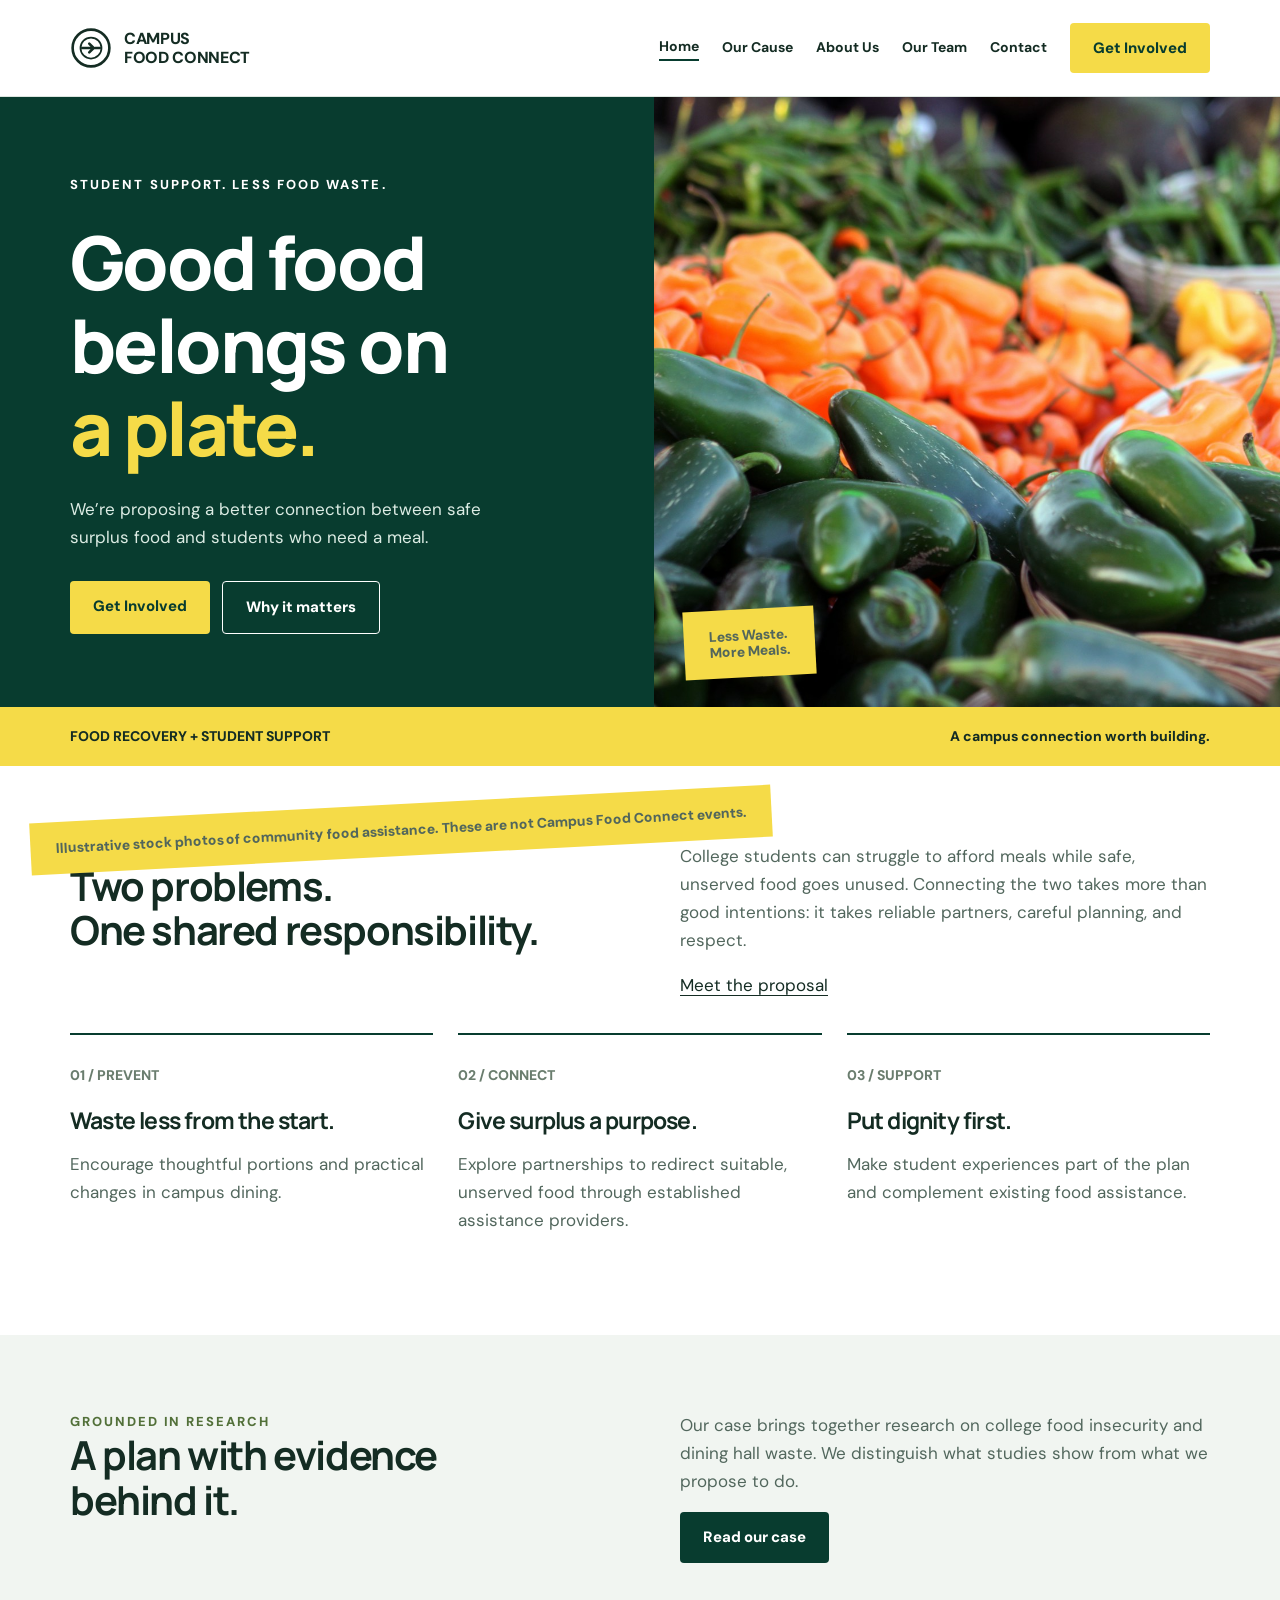
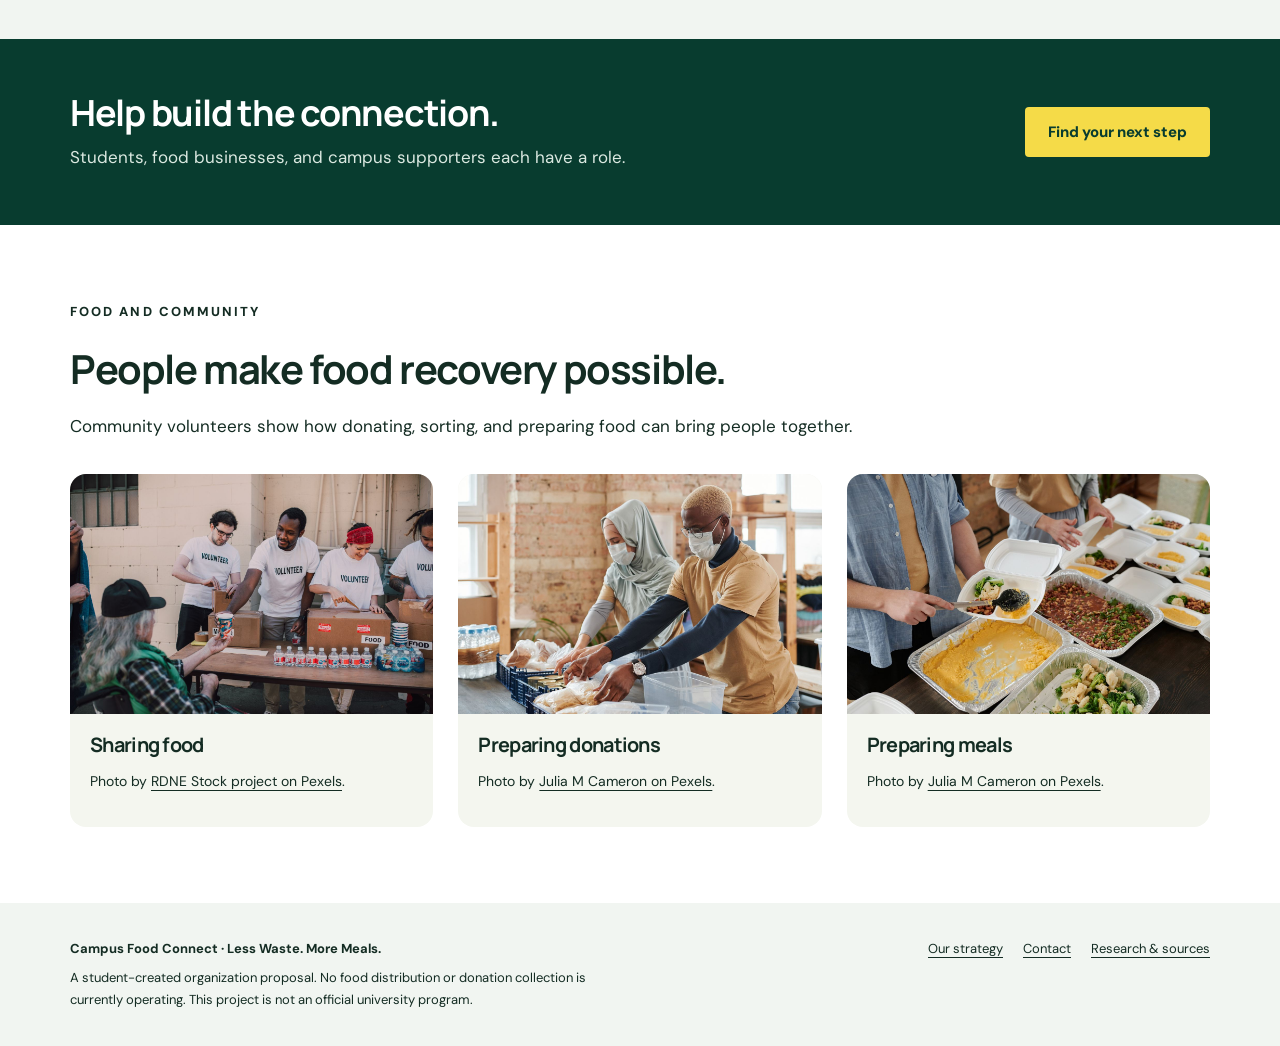
<file: index.html>
<!doctype html><html lang="en"><head><meta charset="utf-8"><meta name="viewport" content="width=device-width, initial-scale=1"><title>Home | Campus Food Connect</title><meta name="description" content="A student proposal connecting campus food recovery with dignified access to meals. Less Waste. More Meals."><link rel="icon" href='data:image/svg+xml,%3Csvg xmlns="http://www.w3.org/2000/svg" viewBox="0 0 40 40"%3E%3Crect width="40" height="40" rx="8" fill="%23083c2f"/%3E%3Ccircle cx="20" cy="20" r="13" fill="none" stroke="%23f5db48" stroke-width="3"/%3E%3Cpath d="M12 20h16" stroke="%23f5db48" stroke-width="3"/%3E%3C/svg%3E'><link rel="stylesheet" href="style.css"></head><body><a class="skip" href="#main">Skip to content</a><header><div class="wrap nav"><a class="brand" href="index.html"><svg viewBox="0 0 48 48" fill="none" aria-hidden="true"><circle cx="24" cy="24" r="21" stroke="currentColor" stroke-width="3"/><circle cx="24" cy="24" r="12" stroke="currentColor" stroke-width="2"/><path d="M14 24h11m-3-5 5 5-5 5M34 24h-5" stroke="currentColor" stroke-width="3" stroke-linecap="round" stroke-linejoin="round"/></svg><span>CAMPUS<br>FOOD CONNECT</span></a><nav aria-label="Main navigation"><a href="index.html" class="active" aria-current="page">Home</a><a href="cause.html">Our Cause</a><a href="about.html">About Us</a><a href="team.html">Our Team</a><a href="contact.html">Contact</a><a class="btn" href="involved.html">Get Involved</a></nav></div></header><main id="main"><section class="hero"><div class="wrap hero-grid"><div class="hero-copy"><div class="eyebrow">Student support. Less food waste.</div><h1>Good food<br>belongs on<br><span>a plate.</span></h1><p>We’re proposing a better connection between safe surplus food and students who need a meal.</p><div class="actions"><a class="btn" href="involved.html">Get Involved</a><a class="btn outline" href="cause.html">Why it matters</a></div></div><div class="hero-photo"><img src="food.jpg" alt="Baskets filled with fresh green and orange peppers." fetchpriority="high"><div class="photo-note">Less Waste.<br>More Meals.</div></div></div></section><div class="ribbon"><div class="wrap"><span>FOOD RECOVERY + STUDENT SUPPORT</span><span>A campus connection worth building.</span></div></div><section class="section"><div class="wrap"><div class="intro"><div><div class="kicker">The idea</div><h2>Two problems.<br>One shared responsibility.</h2></div><div><p>College students can struggle to afford meals while safe, unserved food goes unused. Connecting the two takes more than good intentions: it takes reliable partners, careful planning, and respect.</p><a href="about.html">Meet the proposal</a></div></div><div class="grid"><article class="card"><span class="num">01 / PREVENT</span><h3>Waste less from the start.</h3><p>Encourage thoughtful portions and practical changes in campus dining.</p></article><article class="card"><span class="num">02 / CONNECT</span><h3>Give surplus a purpose.</h3><p>Explore partnerships to redirect suitable, unserved food through established assistance providers.</p></article><article class="card"><span class="num">03 / SUPPORT</span><h3>Put dignity first.</h3><p>Make student experiences part of the plan and complement existing food assistance.</p></article></div></div></section><section class="section light"><div class="wrap intro"><div><div class="kicker">Grounded in research</div><h2>A plan with evidence<br>behind it.</h2></div><div><p>Our case brings together research on college food insecurity and dining hall waste. We distinguish what studies show from what we propose to do.</p><a class="btn dark" href="cause.html">Read our case</a></div></div></section><section class="cta"><div class="wrap"><div><h2>Help build the connection.</h2><p>Students, food businesses, and campus supporters each have a role.</p></div><a class="btn" href="involved.html">Find your next step</a></div></section><section class="section donation-gallery"><div class="wrap"><div class="eyebrow">Food and community</div><h2>People make food recovery possible.</h2><p>Community volunteers show how donating, sorting, and preparing food can bring people together.</p><div class="grid"><figure class="donation-photo"><img src="donating-food.jpg" alt="Volunteers distributing donated food at a community event" loading="lazy" width="1400" height="933"><figcaption><h3>Sharing food</h3><p>Photo by <a href="https://www.pexels.com/photo/volunteers-giving-donations-6646923/" target="_blank" rel="noopener">RDNE Stock project on Pexels</a>.</p></figcaption></figure><figure class="donation-photo"><img src="packing-donations.jpg" alt="Volunteers sorting and packing donated supplies" loading="lazy" width="1400" height="933"><figcaption><h3>Preparing donations</h3><p>Photo by <a href="https://www.pexels.com/photo/volunteers-preparing-donations-6995212/" target="_blank" rel="noopener">Julia M Cameron on Pexels</a>.</p></figcaption></figure><figure class="donation-photo"><img src="preparing-meals.jpg" alt="Volunteers portioning food into takeaway meal containers" loading="lazy" width="1400" height="933"><figcaption><h3>Preparing meals</h3><p>Photo by <a href="https://www.pexels.com/photo/people-preparing-food-packs-6995247/" target="_blank" rel="noopener">Julia M Cameron on Pexels</a>.</p></figcaption></figure></div><p class="photo-note">Illustrative stock photos of community food assistance. These are not Campus Food Connect events.</p></div></section></main><footer><div class="wrap"><div><p><strong>Campus Food Connect · Less Waste. More Meals.</strong></p><p>A student-created organization proposal. No food distribution or donation collection is currently operating. This project is not an official university program.</p></div><div class="footer-links"><a href="strategy.docx" download>Our strategy</a><a href="contact.html">Contact</a><a href="cause.html#references">Research & sources</a></div></div></footer></body></html>
</file>
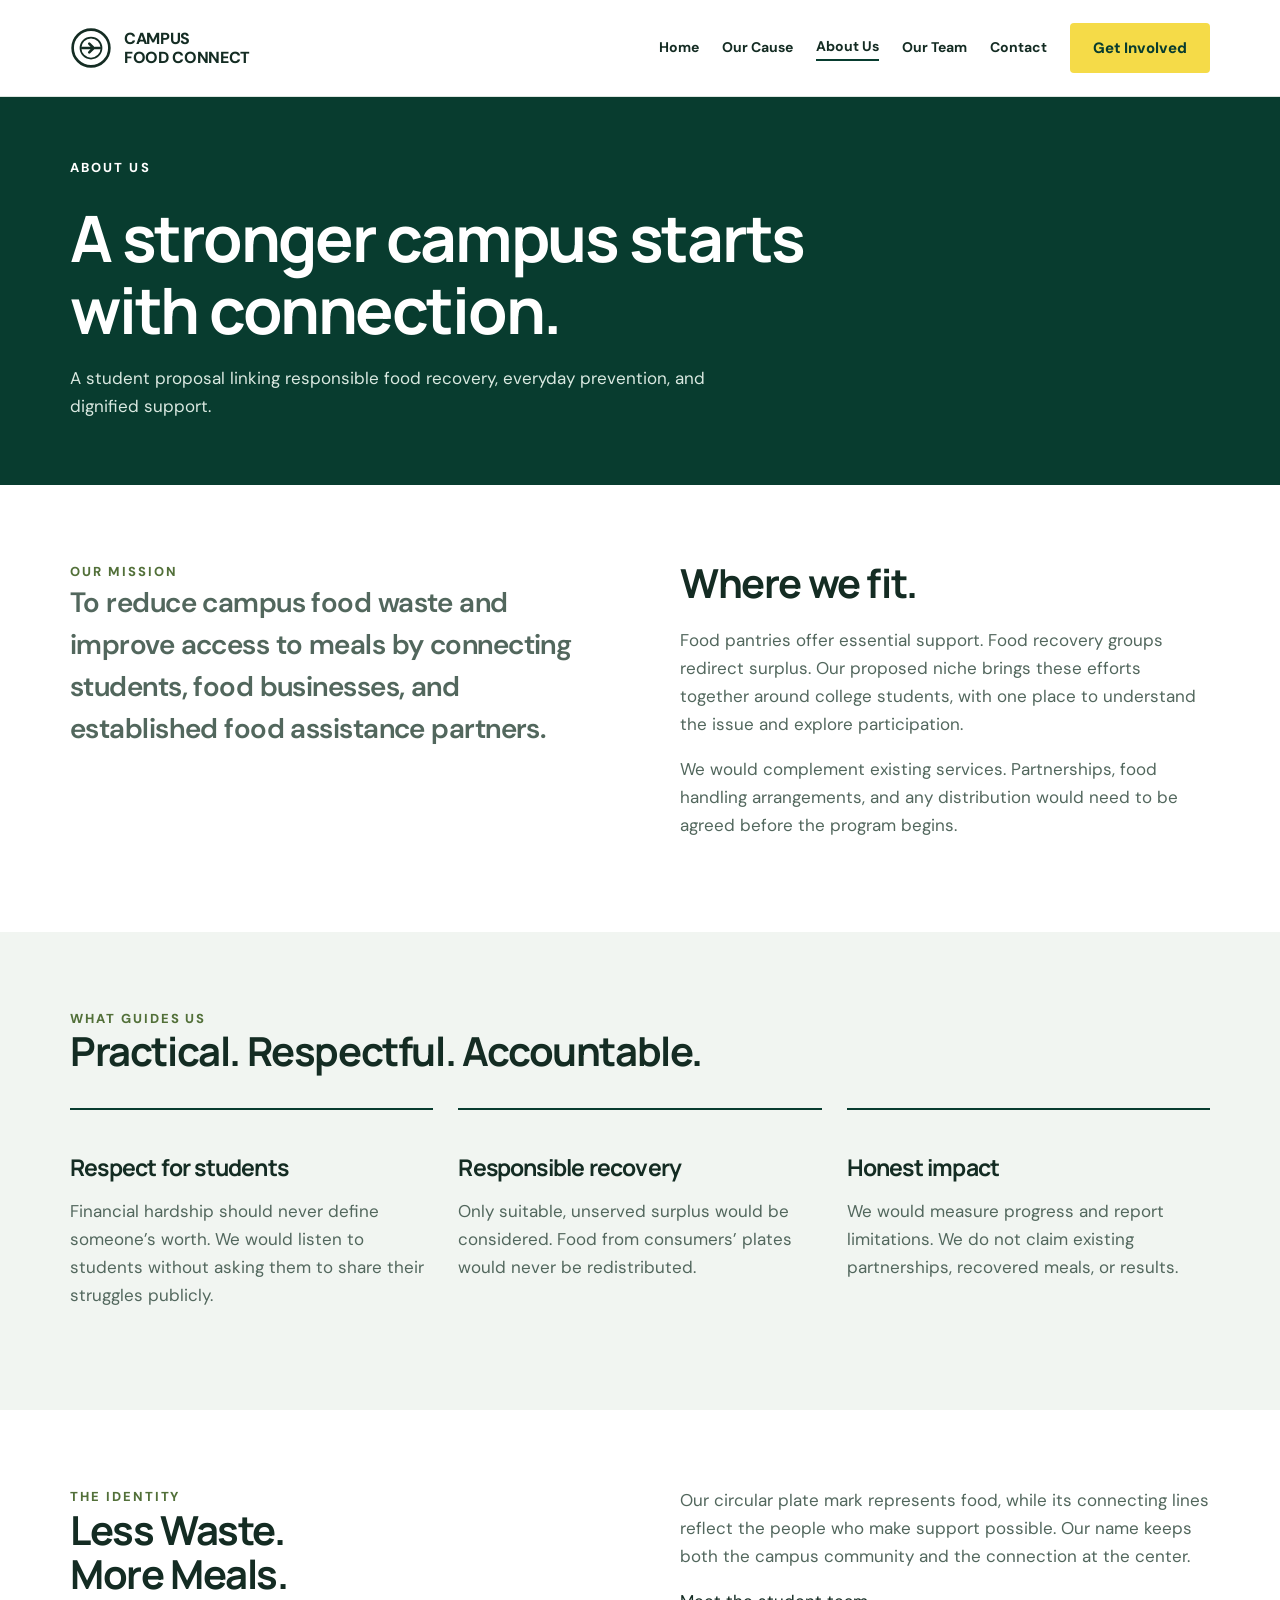
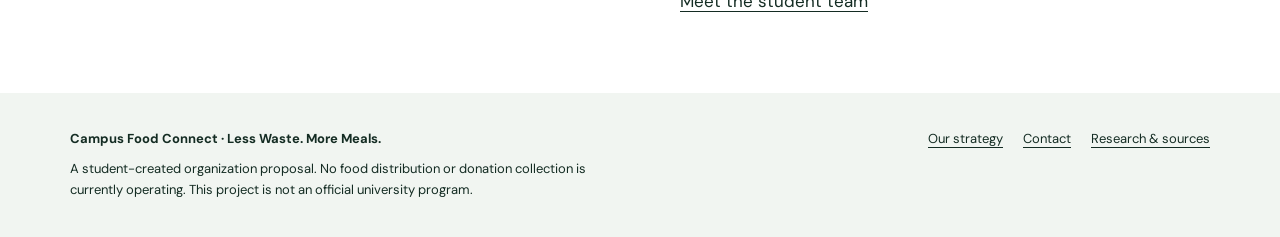
<file: about.html>
<!doctype html><html lang="en"><head><meta charset="utf-8"><meta name="viewport" content="width=device-width, initial-scale=1"><title>About Us | Campus Food Connect</title><meta name="description" content="A student proposal connecting campus food recovery with dignified access to meals. Less Waste. More Meals."><link rel="icon" href='data:image/svg+xml,%3Csvg xmlns="http://www.w3.org/2000/svg" viewBox="0 0 40 40"%3E%3Crect width="40" height="40" rx="8" fill="%23083c2f"/%3E%3Ccircle cx="20" cy="20" r="13" fill="none" stroke="%23f5db48" stroke-width="3"/%3E%3Cpath d="M12 20h16" stroke="%23f5db48" stroke-width="3"/%3E%3C/svg%3E'><link rel="stylesheet" href="style.css"></head><body><a class="skip" href="#main">Skip to content</a><header><div class="wrap nav"><a class="brand" href="index.html"><svg viewBox="0 0 48 48" fill="none" aria-hidden="true"><circle cx="24" cy="24" r="21" stroke="currentColor" stroke-width="3"/><circle cx="24" cy="24" r="12" stroke="currentColor" stroke-width="2"/><path d="M14 24h11m-3-5 5 5-5 5M34 24h-5" stroke="currentColor" stroke-width="3" stroke-linecap="round" stroke-linejoin="round"/></svg><span>CAMPUS<br>FOOD CONNECT</span></a><nav aria-label="Main navigation"><a href="index.html">Home</a><a href="cause.html">Our Cause</a><a href="about.html" class="active" aria-current="page">About Us</a><a href="team.html">Our Team</a><a href="contact.html">Contact</a><a class="btn" href="involved.html">Get Involved</a></nav></div></header><main id="main"><section class="page-head"><div class="wrap"><div class="eyebrow">About us</div><h1>A stronger campus starts with connection.</h1><p>A student proposal linking responsible food recovery, everyday prevention, and dignified support.</p></div></section><section class="section"><div class="wrap intro"><div><div class="kicker">Our mission</div><p class="statement">To reduce campus food waste and improve access to meals by connecting students, food businesses, and established food assistance partners.</p></div><div><h2>Where we fit.</h2><p>Food pantries offer essential support. Food recovery groups redirect surplus. Our proposed niche brings these efforts together around college students, with one place to understand the issue and explore participation.</p><p>We would complement existing services. Partnerships, food handling arrangements, and any distribution would need to be agreed before the program begins.</p></div></div></section><section class="section light"><div class="wrap"><div class="kicker">What guides us</div><h2>Practical. Respectful. Accountable.</h2><div class="grid"><article class="card"><h3>Respect for students</h3><p>Financial hardship should never define someone’s worth. We would listen to students without asking them to share their struggles publicly.</p></article><article class="card"><h3>Responsible recovery</h3><p>Only suitable, unserved surplus would be considered. Food from consumers’ plates would never be redistributed.</p></article><article class="card"><h3>Honest impact</h3><p>We would measure progress and report limitations. We do not claim existing partnerships, recovered meals, or results.</p></article></div></div></section><section class="section"><div class="wrap intro"><div><div class="kicker">The identity</div><h2>Less Waste.<br>More Meals.</h2></div><div><p>Our circular plate mark represents food, while its connecting lines reflect the people who make support possible. Our name keeps both the campus community and the connection at the center.</p><a href="team.html">Meet the student team</a></div></div></section></main><footer><div class="wrap"><div><p><strong>Campus Food Connect · Less Waste. More Meals.</strong></p><p>A student-created organization proposal. No food distribution or donation collection is currently operating. This project is not an official university program.</p></div><div class="footer-links"><a href="strategy.docx" download>Our strategy</a><a href="contact.html">Contact</a><a href="cause.html#references">Research & sources</a></div></div></footer></body></html>
</file>
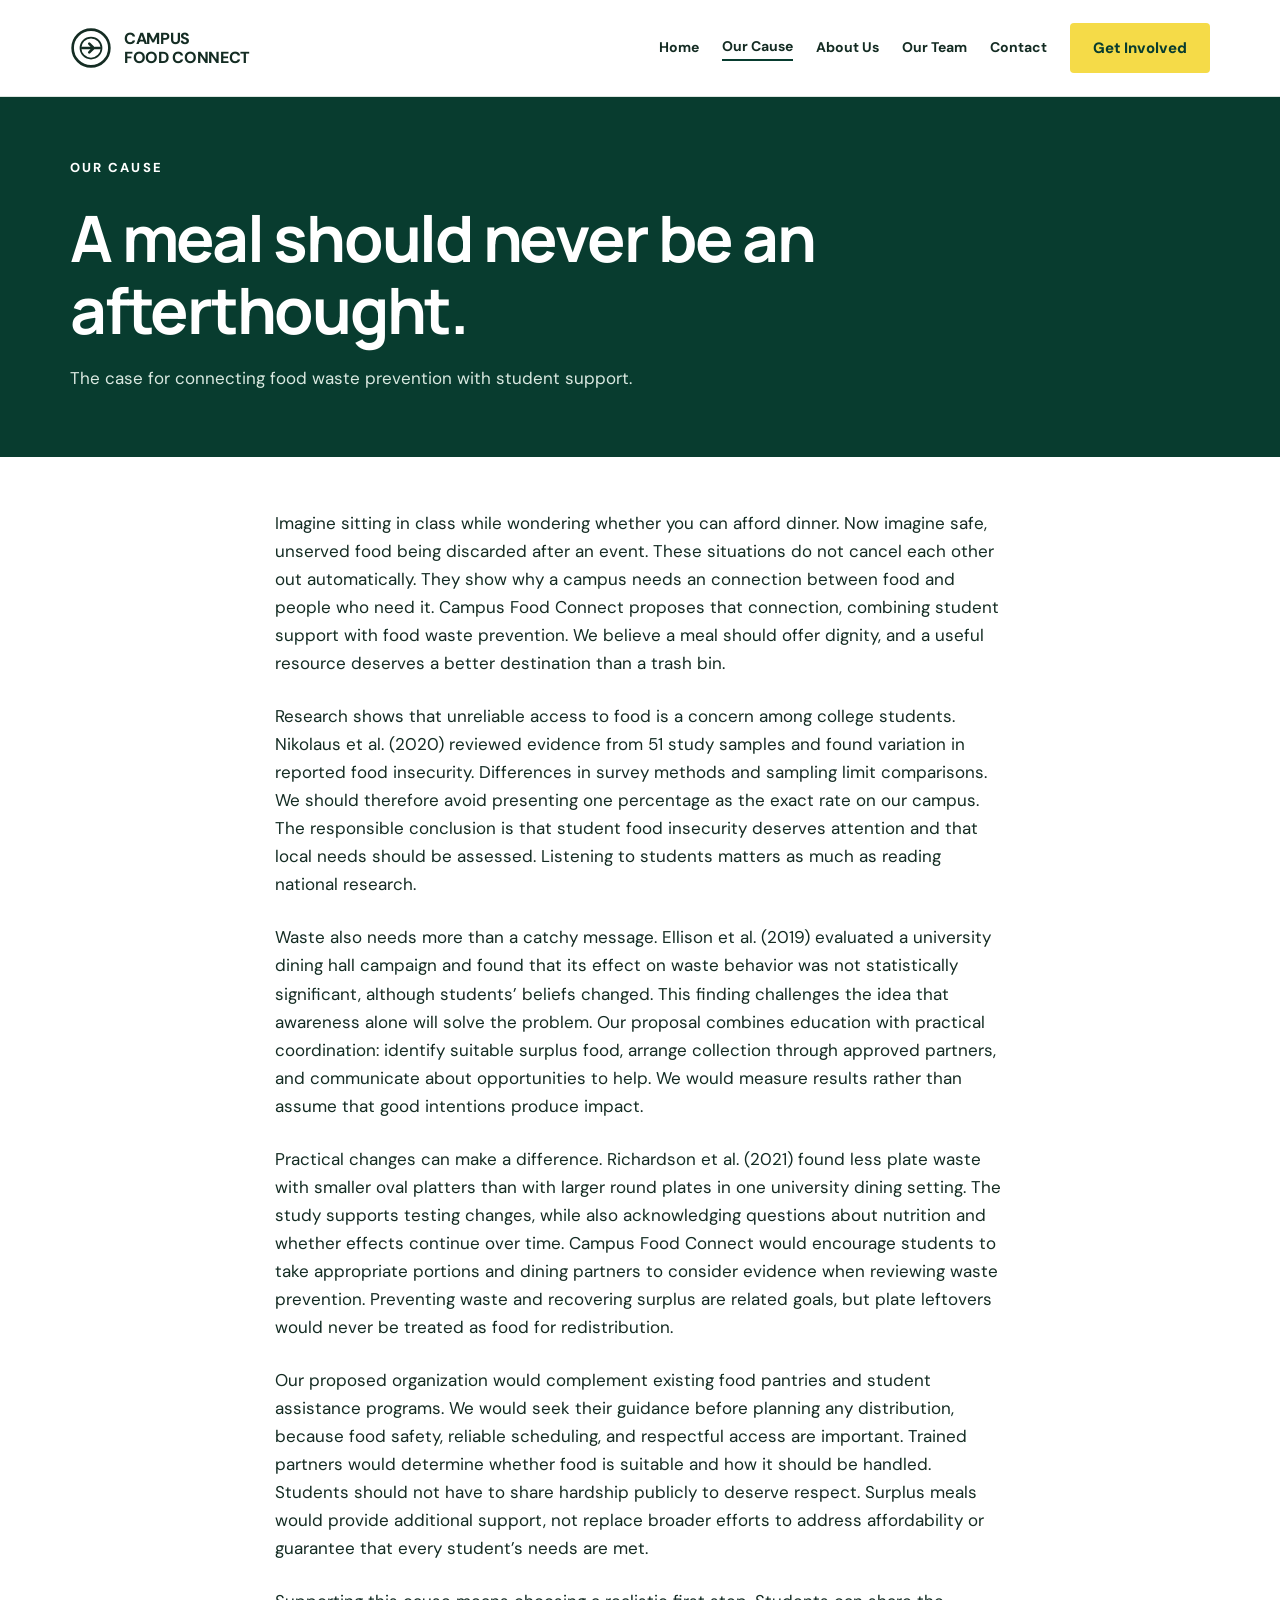
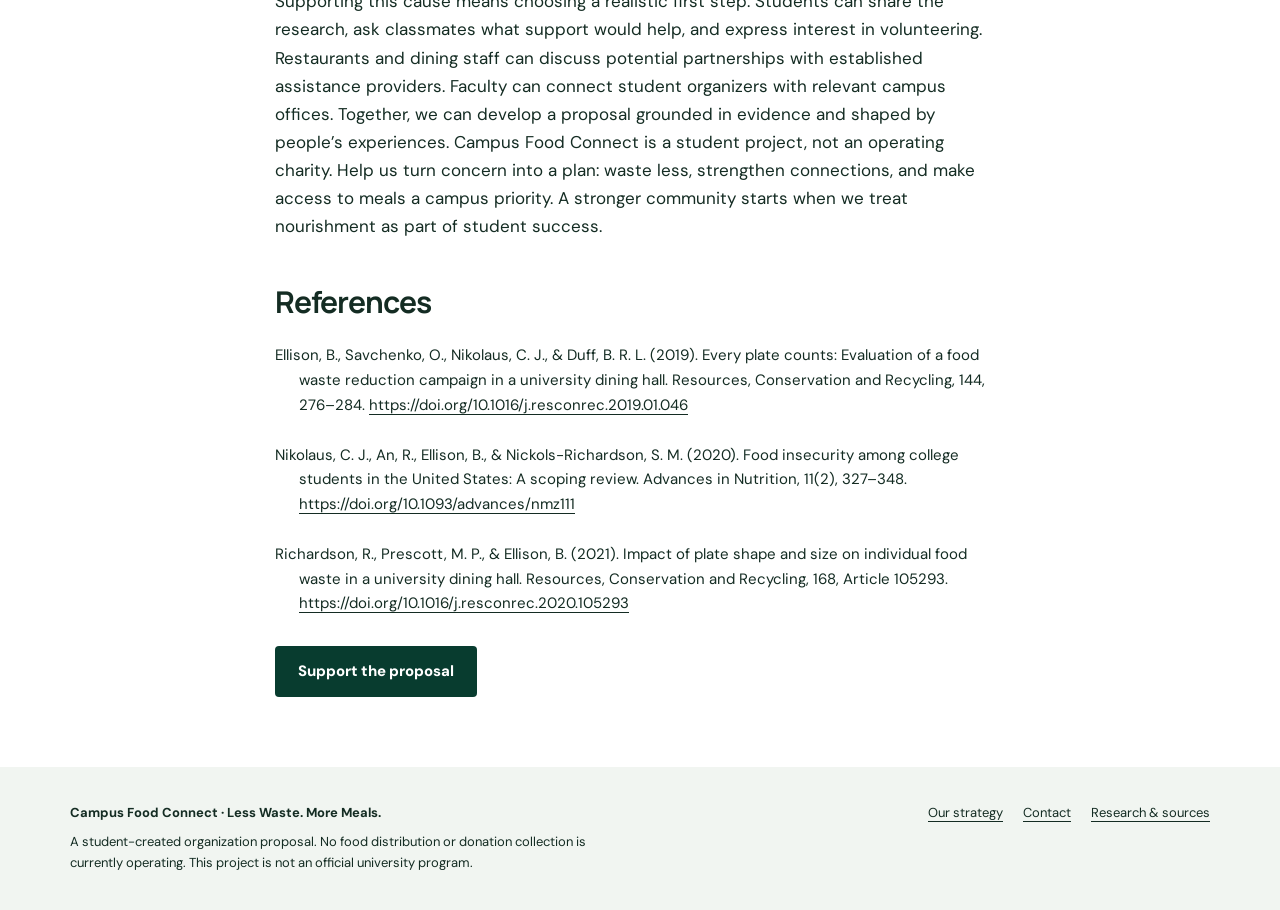
<file: cause.html>
<!doctype html><html lang="en"><head><meta charset="utf-8"><meta name="viewport" content="width=device-width, initial-scale=1"><title>Our Cause | Campus Food Connect</title><meta name="description" content="A student proposal connecting campus food recovery with dignified access to meals. Less Waste. More Meals."><link rel="icon" href='data:image/svg+xml,%3Csvg xmlns="http://www.w3.org/2000/svg" viewBox="0 0 40 40"%3E%3Crect width="40" height="40" rx="8" fill="%23083c2f"/%3E%3Ccircle cx="20" cy="20" r="13" fill="none" stroke="%23f5db48" stroke-width="3"/%3E%3Cpath d="M12 20h16" stroke="%23f5db48" stroke-width="3"/%3E%3C/svg%3E'><link rel="stylesheet" href="style.css"></head><body><a class="skip" href="#main">Skip to content</a><header><div class="wrap nav"><a class="brand" href="index.html"><svg viewBox="0 0 48 48" fill="none" aria-hidden="true"><circle cx="24" cy="24" r="21" stroke="currentColor" stroke-width="3"/><circle cx="24" cy="24" r="12" stroke="currentColor" stroke-width="2"/><path d="M14 24h11m-3-5 5 5-5 5M34 24h-5" stroke="currentColor" stroke-width="3" stroke-linecap="round" stroke-linejoin="round"/></svg><span>CAMPUS<br>FOOD CONNECT</span></a><nav aria-label="Main navigation"><a href="index.html">Home</a><a href="cause.html" class="active" aria-current="page">Our Cause</a><a href="about.html">About Us</a><a href="team.html">Our Team</a><a href="contact.html">Contact</a><a class="btn" href="involved.html">Get Involved</a></nav></div></header><main id="main"><section class="page-head"><div class="wrap"><div class="eyebrow">Our cause</div><h1>A meal should never be an afterthought.</h1><p>The case for connecting food waste prevention with student support.</p></div></section><article class="article"><p>Imagine sitting in class while wondering whether you can afford dinner. Now imagine safe, unserved food being discarded after an event. These situations do not cancel each other out automatically. They show why a campus needs an connection between food and people who need it. Campus Food Connect proposes that connection, combining student support with food waste prevention. We believe a meal should offer dignity, and a useful resource deserves a better destination than a trash bin.</p><p>Research shows that unreliable access to food is a concern among college students. Nikolaus et al. (2020) reviewed evidence from 51 study samples and found variation in reported food insecurity. Differences in survey methods and sampling limit comparisons. We should therefore avoid presenting one percentage as the exact rate on our campus. The responsible conclusion is that student food insecurity deserves attention and that local needs should be assessed. Listening to students matters as much as reading national research.</p><p>Waste also needs more than a catchy message. Ellison et al. (2019) evaluated a university dining hall campaign and found that its effect on waste behavior was not statistically significant, although students’ beliefs changed. This finding challenges the idea that awareness alone will solve the problem. Our proposal combines education with practical coordination: identify suitable surplus food, arrange collection through approved partners, and communicate about opportunities to help. We would measure results rather than assume that good intentions produce impact.</p><p>Practical changes can make a difference. Richardson et al. (2021) found less plate waste with smaller oval platters than with larger round plates in one university dining setting. The study supports testing changes, while also acknowledging questions about nutrition and whether effects continue over time. Campus Food Connect would encourage students to take appropriate portions and dining partners to consider evidence when reviewing waste prevention. Preventing waste and recovering surplus are related goals, but plate leftovers would never be treated as food for redistribution.</p><p>Our proposed organization would complement existing food pantries and student assistance programs. We would seek their guidance before planning any distribution, because food safety, reliable scheduling, and respectful access are important. Trained partners would determine whether food is suitable and how it should be handled. Students should not have to share hardship publicly to deserve respect. Surplus meals would provide additional support, not replace broader efforts to address affordability or guarantee that every student’s needs are met.</p><p>Supporting this cause means choosing a realistic first step. Students can share the research, ask classmates what support would help, and express interest in volunteering. Restaurants and dining staff can discuss potential partnerships with established assistance providers. Faculty can connect student organizers with relevant campus offices. Together, we can develop a proposal grounded in evidence and shaped by people’s experiences. Campus Food Connect is a student project, not an operating charity. Help us turn concern into a plan: waste less, strengthen connections, and make access to meals a campus priority. A stronger community starts when we treat nourishment as part of student success.</p><h2 id="references">References</h2><div class="refs"><p>Ellison, B., Savchenko, O., Nikolaus, C. J., &amp; Duff, B. R. L. (2019). Every plate counts: Evaluation of a food waste reduction campaign in a university dining hall. Resources, Conservation and Recycling, 144, 276–284. <a href="https://doi.org/10.1016/j.resconrec.2019.01.046" target="_blank" rel="noopener">https://doi.org/10.1016/j.resconrec.2019.01.046</a></p><p>Nikolaus, C. J., An, R., Ellison, B., &amp; Nickols-Richardson, S. M. (2020). Food insecurity among college students in the United States: A scoping review. Advances in Nutrition, 11(2), 327–348. <a href="https://doi.org/10.1093/advances/nmz111" target="_blank" rel="noopener">https://doi.org/10.1093/advances/nmz111</a></p><p>Richardson, R., Prescott, M. P., &amp; Ellison, B. (2021). Impact of plate shape and size on individual food waste in a university dining hall. Resources, Conservation and Recycling, 168, Article 105293. <a href="https://doi.org/10.1016/j.resconrec.2020.105293" target="_blank" rel="noopener">https://doi.org/10.1016/j.resconrec.2020.105293</a></p></div><div class="actions"><a class="btn dark" href="involved.html">Support the proposal</a></div></article></main><footer><div class="wrap"><div><p><strong>Campus Food Connect · Less Waste. More Meals.</strong></p><p>A student-created organization proposal. No food distribution or donation collection is currently operating. This project is not an official university program.</p></div><div class="footer-links"><a href="strategy.docx" download>Our strategy</a><a href="contact.html">Contact</a><a href="cause.html#references">Research & sources</a></div></div></footer></body></html>
</file>
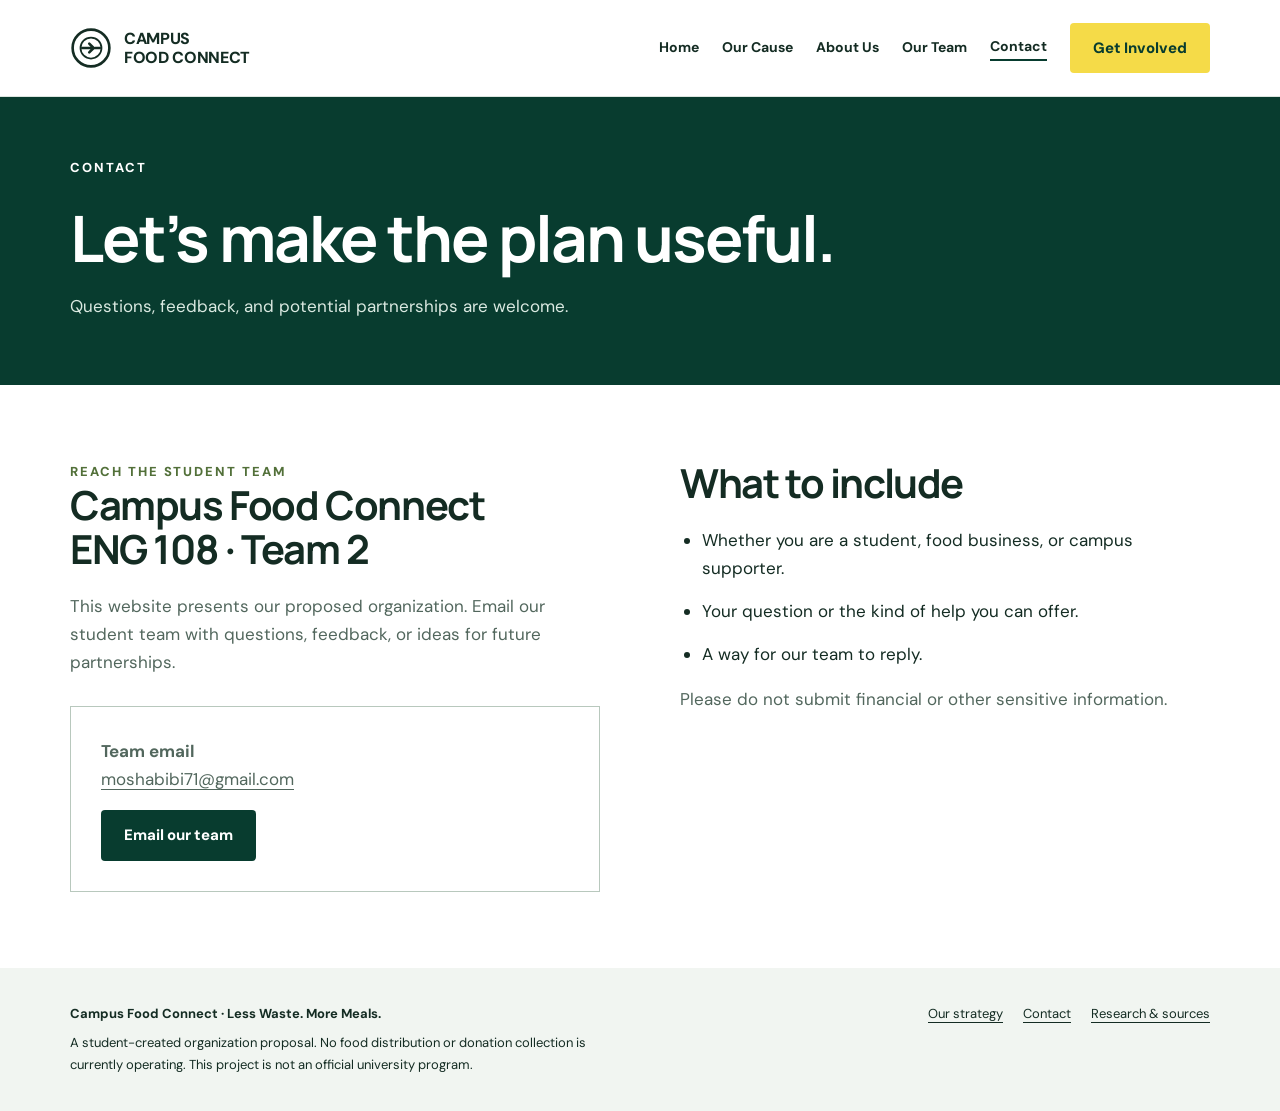
<file: contact.html>
<!doctype html><html lang="en"><head><meta charset="utf-8"><meta name="viewport" content="width=device-width, initial-scale=1"><title>Contact | Campus Food Connect</title><meta name="description" content="A student proposal connecting campus food recovery with dignified access to meals. Less Waste. More Meals."><link rel="icon" href='data:image/svg+xml,%3Csvg xmlns="http://www.w3.org/2000/svg" viewBox="0 0 40 40"%3E%3Crect width="40" height="40" rx="8" fill="%23083c2f"/%3E%3Ccircle cx="20" cy="20" r="13" fill="none" stroke="%23f5db48" stroke-width="3"/%3E%3Cpath d="M12 20h16" stroke="%23f5db48" stroke-width="3"/%3E%3C/svg%3E'><link rel="stylesheet" href="style.css"></head><body><a class="skip" href="#main">Skip to content</a><header><div class="wrap nav"><a class="brand" href="index.html"><svg viewBox="0 0 48 48" fill="none" aria-hidden="true"><circle cx="24" cy="24" r="21" stroke="currentColor" stroke-width="3"/><circle cx="24" cy="24" r="12" stroke="currentColor" stroke-width="2"/><path d="M14 24h11m-3-5 5 5-5 5M34 24h-5" stroke="currentColor" stroke-width="3" stroke-linecap="round" stroke-linejoin="round"/></svg><span>CAMPUS<br>FOOD CONNECT</span></a><nav aria-label="Main navigation"><a href="index.html">Home</a><a href="cause.html">Our Cause</a><a href="about.html">About Us</a><a href="team.html">Our Team</a><a href="contact.html" class="active" aria-current="page">Contact</a><a class="btn" href="involved.html">Get Involved</a></nav></div></header><main id="main"><section class="page-head"><div class="wrap"><div class="eyebrow">Contact</div><h1>Let’s make the plan useful.</h1><p>Questions, feedback, and potential partnerships are welcome.</p></div></section><section class="section"><div class="wrap intro"><div><div class="kicker">Reach the student team</div><h2>Campus Food Connect<br>ENG 108 · Team 2</h2><p>This website presents our proposed organization. Email our student team with questions, feedback, or ideas for future partnerships.</p><div class="contact-box"><p><strong>Team email</strong><br><a href="mailto:moshabibi71@gmail.com">moshabibi71@gmail.com</a></p><a class="btn dark" href="mailto:moshabibi71@gmail.com?subject=Campus%20Food%20Connect%20Inquiry">Email our team</a></div></div><div><h2>What to include</h2><ul class="checklist"><li>Whether you are a student, food business, or campus supporter.</li><li>Your question or the kind of help you can offer.</li><li>A way for our team to reply.</li></ul><p>Please do not submit financial or other sensitive information.</p></div></div></section></main><footer><div class="wrap"><div><p><strong>Campus Food Connect · Less Waste. More Meals.</strong></p><p>A student-created organization proposal. No food distribution or donation collection is currently operating. This project is not an official university program.</p></div><div class="footer-links"><a href="strategy.docx" download>Our strategy</a><a href="contact.html">Contact</a><a href="cause.html#references">Research & sources</a></div></div></footer></body></html>
</file>
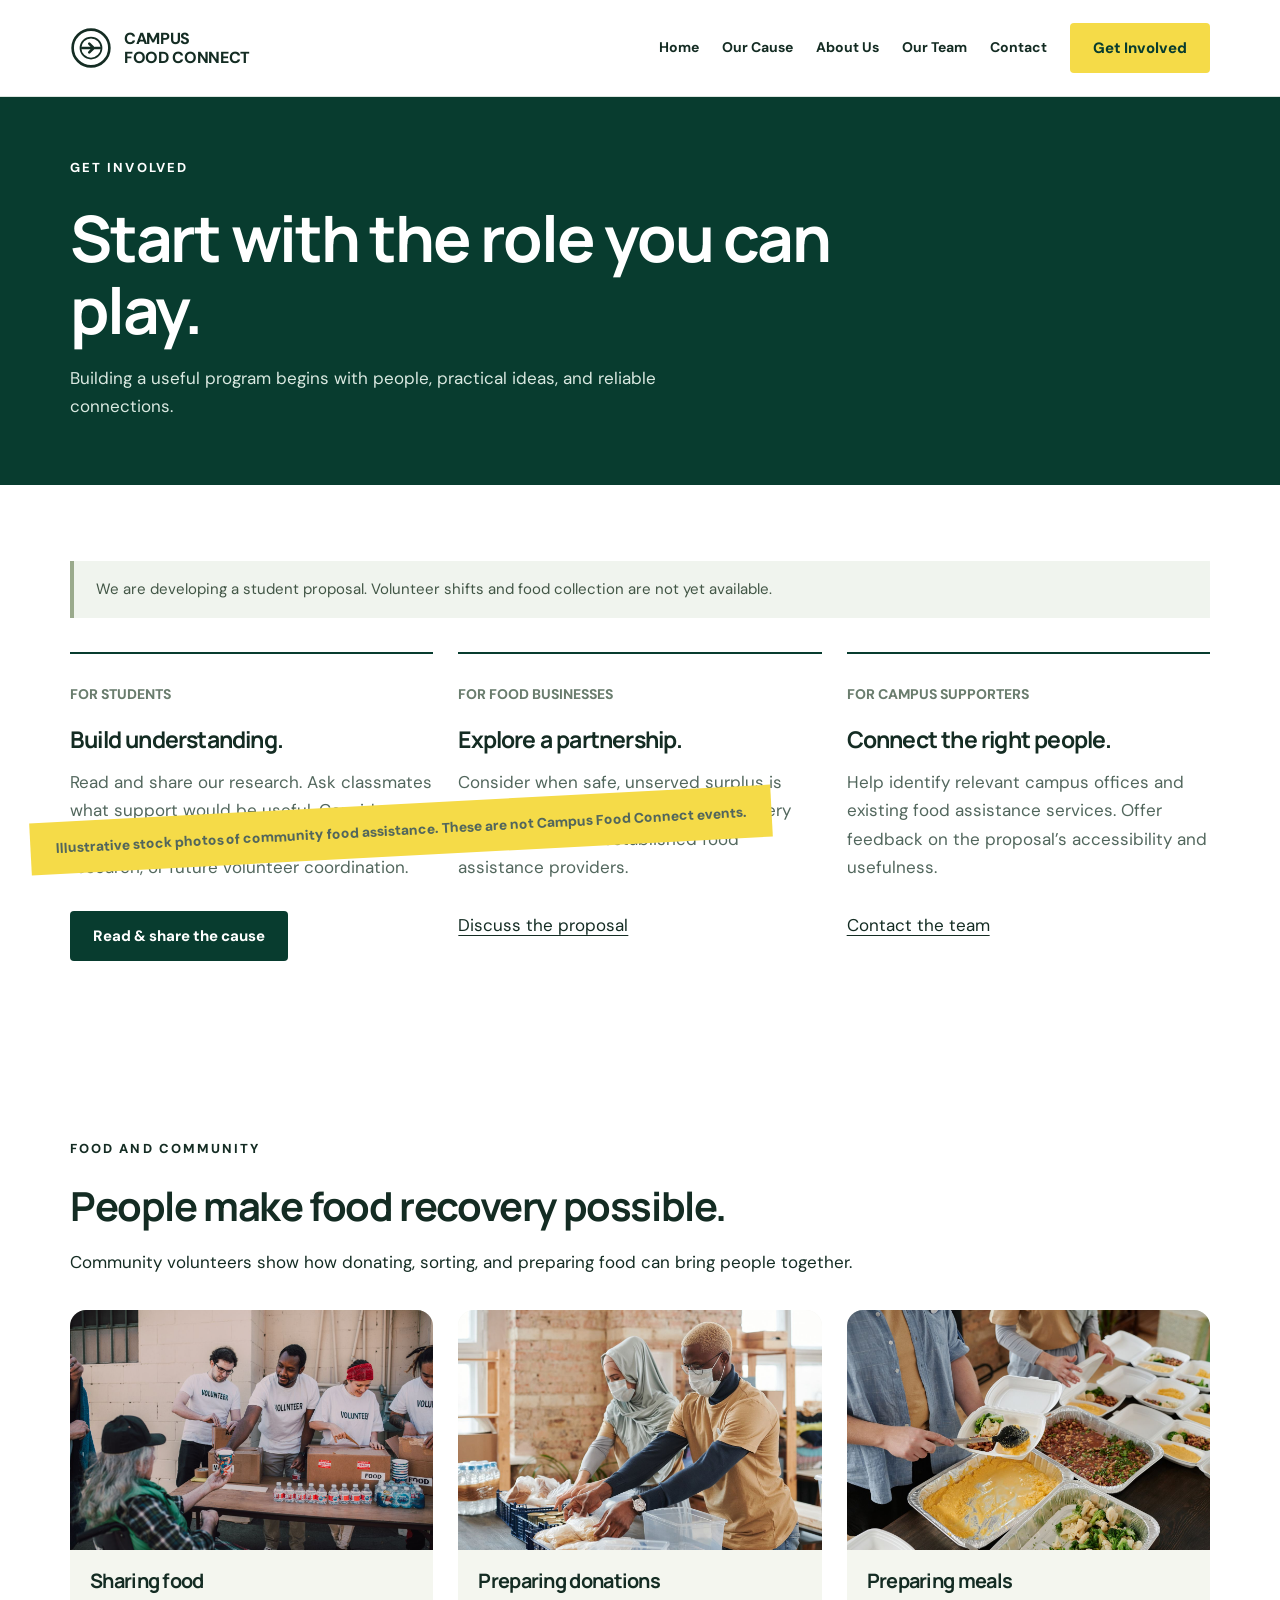
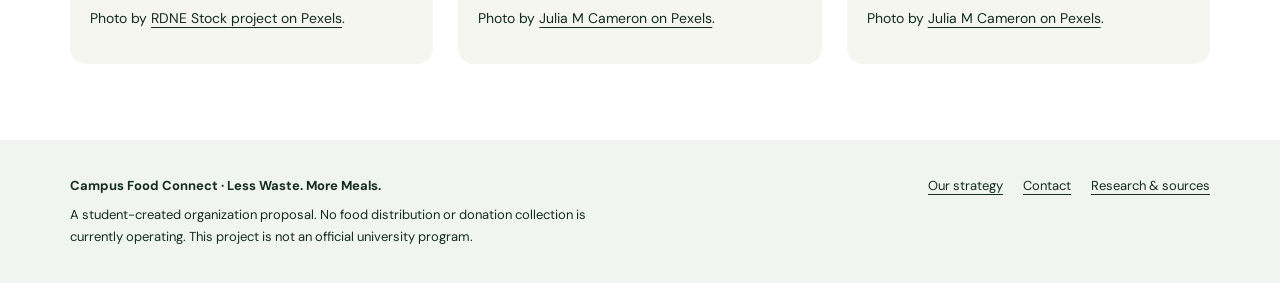
<file: involved.html>
<!doctype html><html lang="en"><head><meta charset="utf-8"><meta name="viewport" content="width=device-width, initial-scale=1"><title>Get Involved | Campus Food Connect</title><meta name="description" content="A student proposal connecting campus food recovery with dignified access to meals. Less Waste. More Meals."><link rel="icon" href='data:image/svg+xml,%3Csvg xmlns="http://www.w3.org/2000/svg" viewBox="0 0 40 40"%3E%3Crect width="40" height="40" rx="8" fill="%23083c2f"/%3E%3Ccircle cx="20" cy="20" r="13" fill="none" stroke="%23f5db48" stroke-width="3"/%3E%3Cpath d="M12 20h16" stroke="%23f5db48" stroke-width="3"/%3E%3C/svg%3E'><link rel="stylesheet" href="style.css"></head><body><a class="skip" href="#main">Skip to content</a><header><div class="wrap nav"><a class="brand" href="index.html"><svg viewBox="0 0 48 48" fill="none" aria-hidden="true"><circle cx="24" cy="24" r="21" stroke="currentColor" stroke-width="3"/><circle cx="24" cy="24" r="12" stroke="currentColor" stroke-width="2"/><path d="M14 24h11m-3-5 5 5-5 5M34 24h-5" stroke="currentColor" stroke-width="3" stroke-linecap="round" stroke-linejoin="round"/></svg><span>CAMPUS<br>FOOD CONNECT</span></a><nav aria-label="Main navigation"><a href="index.html">Home</a><a href="cause.html">Our Cause</a><a href="about.html">About Us</a><a href="team.html">Our Team</a><a href="contact.html">Contact</a><a class="btn" href="involved.html">Get Involved</a></nav></div></header><main id="main"><section class="page-head"><div class="wrap"><div class="eyebrow">Get involved</div><h1>Start with the role you can play.</h1><p>Building a useful program begins with people, practical ideas, and reliable connections.</p></div></section><section class="section"><div class="wrap"><div class="notice">We are developing a student proposal. Volunteer shifts and food collection are not yet available.</div><div class="grid"><article class="card"><span class="num">FOR STUDENTS</span><h3>Build understanding.</h3><p>Read and share our research. Ask classmates what support would be useful. Consider whether you could help with outreach, research, or future volunteer coordination.</p><div class="actions"><a class="btn dark" href="cause.html">Read & share the cause</a></div></article><article class="card"><span class="num">FOR FOOD BUSINESSES</span><h3>Explore a partnership.</h3><p>Consider when safe, unserved surplus is available and discuss a possible recovery arrangement with established food assistance providers.</p><div class="actions"><a href="contact.html">Discuss the proposal</a></div></article><article class="card"><span class="num">FOR CAMPUS SUPPORTERS</span><h3>Connect the right people.</h3><p>Help identify relevant campus offices and existing food assistance services. Offer feedback on the proposal’s accessibility and usefulness.</p><div class="actions"><a href="contact.html">Contact the team</a></div></article></div></div></section><section class="section donation-gallery"><div class="wrap"><div class="eyebrow">Food and community</div><h2>People make food recovery possible.</h2><p>Community volunteers show how donating, sorting, and preparing food can bring people together.</p><div class="grid"><figure class="donation-photo"><img src="donating-food.jpg" alt="Volunteers distributing donated food at a community event" loading="lazy" width="1400" height="933"><figcaption><h3>Sharing food</h3><p>Photo by <a href="https://www.pexels.com/photo/volunteers-giving-donations-6646923/" target="_blank" rel="noopener">RDNE Stock project on Pexels</a>.</p></figcaption></figure><figure class="donation-photo"><img src="packing-donations.jpg" alt="Volunteers sorting and packing donated supplies" loading="lazy" width="1400" height="933"><figcaption><h3>Preparing donations</h3><p>Photo by <a href="https://www.pexels.com/photo/volunteers-preparing-donations-6995212/" target="_blank" rel="noopener">Julia M Cameron on Pexels</a>.</p></figcaption></figure><figure class="donation-photo"><img src="preparing-meals.jpg" alt="Volunteers portioning food into takeaway meal containers" loading="lazy" width="1400" height="933"><figcaption><h3>Preparing meals</h3><p>Photo by <a href="https://www.pexels.com/photo/people-preparing-food-packs-6995247/" target="_blank" rel="noopener">Julia M Cameron on Pexels</a>.</p></figcaption></figure></div><p class="photo-note">Illustrative stock photos of community food assistance. These are not Campus Food Connect events.</p></div></section></main><footer><div class="wrap"><div><p><strong>Campus Food Connect · Less Waste. More Meals.</strong></p><p>A student-created organization proposal. No food distribution or donation collection is currently operating. This project is not an official university program.</p></div><div class="footer-links"><a href="strategy.docx" download>Our strategy</a><a href="contact.html">Contact</a><a href="cause.html#references">Research & sources</a></div></div></footer></body></html>
</file>
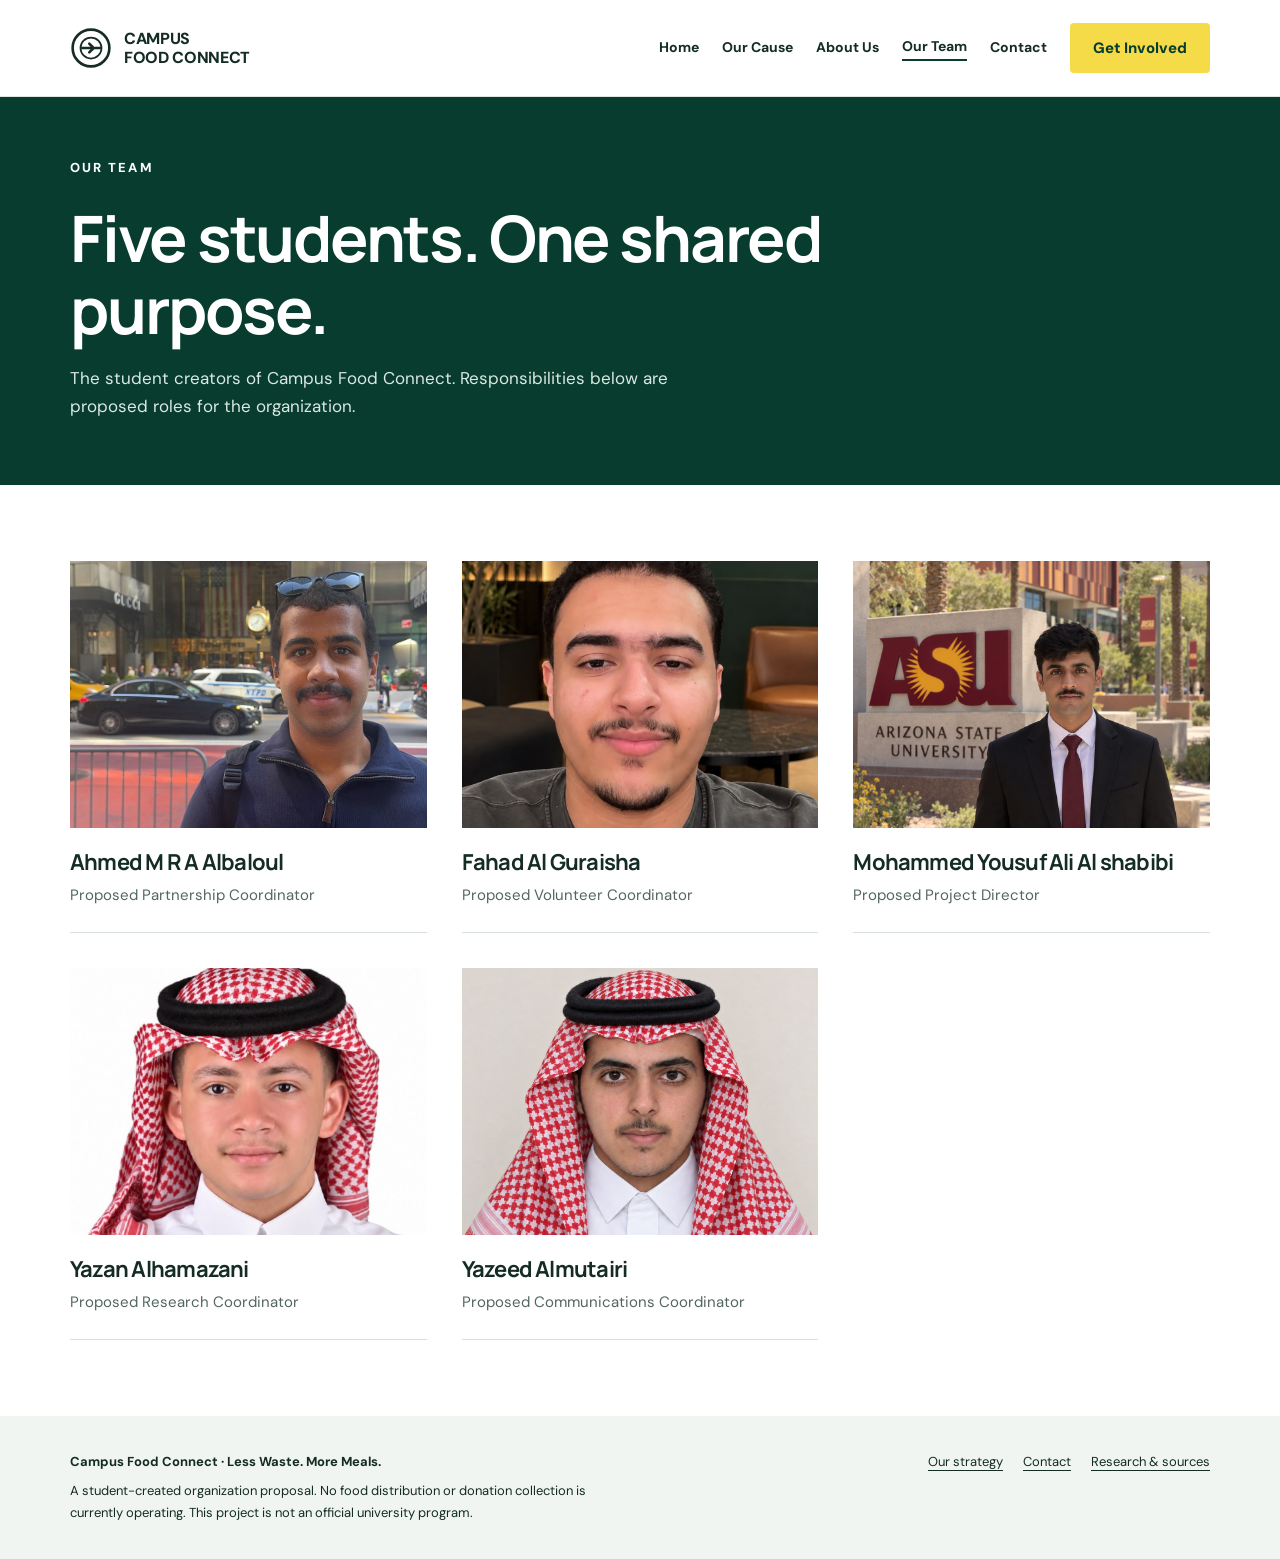
<file: team.html>
<!doctype html><html lang="en"><head><meta charset="utf-8"><meta name="viewport" content="width=device-width, initial-scale=1"><title>Our Team | Campus Food Connect</title><meta name="description" content="A student proposal connecting campus food recovery with dignified access to meals. Less Waste. More Meals."><link rel="icon" href='data:image/svg+xml,%3Csvg xmlns="http://www.w3.org/2000/svg" viewBox="0 0 40 40"%3E%3Crect width="40" height="40" rx="8" fill="%23083c2f"/%3E%3Ccircle cx="20" cy="20" r="13" fill="none" stroke="%23f5db48" stroke-width="3"/%3E%3Cpath d="M12 20h16" stroke="%23f5db48" stroke-width="3"/%3E%3C/svg%3E'><link rel="stylesheet" href="style.css"></head><body><a class="skip" href="#main">Skip to content</a><header><div class="wrap nav"><a class="brand" href="index.html"><svg viewBox="0 0 48 48" fill="none" aria-hidden="true"><circle cx="24" cy="24" r="21" stroke="currentColor" stroke-width="3"/><circle cx="24" cy="24" r="12" stroke="currentColor" stroke-width="2"/><path d="M14 24h11m-3-5 5 5-5 5M34 24h-5" stroke="currentColor" stroke-width="3" stroke-linecap="round" stroke-linejoin="round"/></svg><span>CAMPUS<br>FOOD CONNECT</span></a><nav aria-label="Main navigation"><a href="index.html">Home</a><a href="cause.html">Our Cause</a><a href="about.html">About Us</a><a href="team.html" class="active" aria-current="page">Our Team</a><a href="contact.html">Contact</a><a class="btn" href="involved.html">Get Involved</a></nav></div></header><main id="main"><section class="page-head"><div class="wrap"><div class="eyebrow">Our team</div><h1>Five students. One shared purpose.</h1><p>The student creators of Campus Food Connect. Responsibilities below are proposed roles for the organization.</p></div></section><section class="section"><div class="wrap"><div class="team-grid"><article class="person"><div class="portrait"><img src="ahmed.jpg" alt="Portrait of Ahmed M R A Albaloul" style="object-position:65% 53%" loading="lazy"></div><h2>Ahmed M R A Albaloul</h2><p>Proposed Partnership Coordinator</p></article><article class="person"><div class="portrait"><img src="fahad.jpg" alt="Portrait of Fahad Al Guraisha" style="object-position:50% 65%" loading="lazy"></div><h2>Fahad Al Guraisha</h2><p>Proposed Volunteer Coordinator</p></article><article class="person"><div class="portrait"><img src="mohammed.png" alt="Portrait of Mohammed Yousuf Ali Al shabibi" style="object-position:56% 35%" loading="lazy"></div><h2>Mohammed Yousuf Ali Al shabibi</h2><p>Proposed Project Director</p></article><article class="person"><div class="portrait"><img src="yazan.jpg" alt="Portrait of Yazan Alhamazani" style="object-position:50% 36%" loading="lazy"></div><h2>Yazan Alhamazani</h2><p>Proposed Research Coordinator</p></article><article class="person"><div class="portrait"><img src="yazeed.jpg" alt="Portrait of Yazeed Almutairi" style="object-position:50% 40%" loading="lazy"></div><h2>Yazeed Almutairi</h2><p>Proposed Communications Coordinator</p></article></div></div></section></main><footer><div class="wrap"><div><p><strong>Campus Food Connect · Less Waste. More Meals.</strong></p><p>A student-created organization proposal. No food distribution or donation collection is currently operating. This project is not an official university program.</p></div><div class="footer-links"><a href="strategy.docx" download>Our strategy</a><a href="contact.html">Contact</a><a href="cause.html#references">Research & sources</a></div></div></footer></body></html>
</file>
<file: style.css>
@import url('https://fonts.googleapis.com/css2?family=DM+Sans:wght@400;500;600;700&family=Manrope:wght@400;500;600;700;800&display=swap');
:root{--green:#083c2f;--yellow:#f5db48;--ink:#142c23;--paper:#fff;--muted:#52675d}*{box-sizing:border-box}body{margin:0;background:var(--paper);color:var(--ink);font-family:'DM Sans',Arial,sans-serif;font-size:17px;line-height:1.65}h1,h2,h3{font-family:Manrope,Arial,sans-serif;line-height:1.12;letter-spacing:-.035em}a{color:inherit;text-underline-offset:4px}a:hover{color:#517422}button,a,input,textarea{outline-offset:5px}.skip{position:absolute;left:-1000px}.skip:focus{left:16px;top:10px;background:white;z-index:100}.wrap{max-width:1220px;margin:auto;padding:0 40px}header{border-bottom:1px solid #dce5df;background:white}.nav{display:flex;justify-content:space-between;align-items:center;gap:24px;min-height:96px}.brand{display:flex;gap:12px;align-items:center;text-decoration:none;font-size:16px;font-weight:800;line-height:1.2;letter-spacing:-.02em}.brand svg{width:42px;height:42px}nav{display:flex;gap:23px;align-items:center}nav a{font-size:14px;font-weight:700;text-decoration:none;white-space:nowrap}nav a.active{border-bottom:2px solid var(--green)}.btn{display:inline-block;background:var(--yellow);color:var(--green);border:0;border-radius:4px;padding:14px 23px;font-size:15px;font-weight:800;text-decoration:none;line-height:1.5}.btn:hover{background:#e7cc39;color:var(--green)}.btn.dark{background:var(--green);color:white}.btn.outline{background:transparent;border:1px solid currentColor;color:inherit}.hero{background:var(--green);color:white;overflow:hidden}.hero-grid{display:grid;grid-template-columns:1.05fr 1fr;min-height:610px}.hero-copy{padding:70px 46px 66px 0;align-self:center}.eyebrow{text-transform:uppercase;font-size:13px;font-weight:800;letter-spacing:.16em;margin:0 0 24px}.hero h1{font-size:clamp(48px,5.8vw,76px);margin:0 0 26px;font-weight:800}.hero h1 span{color:var(--yellow)}.hero p{max-width:440px;color:#dcece4}.actions{display:flex;flex-wrap:wrap;gap:12px;margin-top:30px}.hero-photo{position:relative;min-width:0;display:flex;align-items:stretch;margin-right:-100px}.hero-photo img{width:100%;height:100%;object-fit:cover;min-height:550px}.photo-note{position:absolute;bottom:30px;left:30px;background:var(--yellow);color:var(--green);padding:18px 25px;font-weight:800;font-size:24px;line-height:1.15;transform:rotate(-3deg)}.ribbon{background:var(--yellow);padding:18px 0;font-size:14px;font-weight:800}.ribbon .wrap{display:flex;justify-content:space-between;gap:20px}.section{padding:76px 0}.section h2{font-size:40px;margin:0 0 20px}.intro{display:grid;grid-template-columns:1fr 1fr;gap:80px}.intro p{margin-top:0;color:var(--muted)}.kicker{font-size:13px;letter-spacing:.15em;font-weight:800;text-transform:uppercase;color:#527039}.grid{display:grid;grid-template-columns:repeat(3,1fr);gap:25px;margin-top:34px}.card{border-top:2px solid var(--green);padding:25px 0}.card .num{font-size:14px;font-weight:800;color:#6a7d6e}.card h3{font-size:23px;margin:20px 0 16px}.card p{color:var(--muted);margin:0}.light{background:#f1f5f1}.cta{background:var(--green);color:white;padding:54px 0}.cta .wrap{display:flex;align-items:center;justify-content:space-between;gap:25px}.cta h2{font-size:36px;margin:0 0 10px}.cta p{margin:0;color:#dbe9e1}.page-head{padding:60px 0 48px;background:var(--green);color:white}.page-head h1{font-size:clamp(40px,5vw,64px);max-width:800px;margin:12px 0 18px}.page-head p{color:#dae9e1;max-width:650px}.article{max-width:790px;margin:auto;padding:52px 30px 70px}.article p{margin:0 0 25px}.article h2{font-size:30px;margin-top:45px}.refs p{font-size:15px;margin-left:24px;text-indent:-24px;overflow-wrap:anywhere}.notice{border-left:4px solid #9aaa8c;padding:16px 22px;background:#f0f4ee;font-size:15px;color:#425646}.team-grid{display:grid;grid-template-columns:repeat(3,1fr);gap:35px}.person{border-bottom:1px solid #d8e2da;padding-bottom:24px}.portrait{aspect-ratio:4/3;background:#e8eee9;display:flex;align-items:center;justify-content:center;font-size:56px;font-family:Manrope;font-weight:800;color:var(--green)}.portrait span{border:2px solid #adc0af;border-radius:50%;height:110px;width:110px;display:flex;align-items:center;justify-content:center}.person h2{font-size:22px;margin:22px 0 8px}.person p{font-size:15px;color:var(--muted);margin:0}.small{font-size:13px;color:var(--muted)}footer{padding:35px 0 28px;background:#f1f5f1;font-size:13px}footer .wrap{display:flex;justify-content:space-between;gap:28px}footer p{max-width:530px;margin:0 0 8px}.footer-links{display:flex;gap:20px;flex-wrap:wrap}.statement{font-size:28px;line-height:1.5;font-weight:600;letter-spacing:-.02em}.checklist{padding-left:22px}.checklist li{margin-bottom:15px}.contact-box{padding:30px;border:1px solid #b8c8bd;margin-top:30px}.menu-label{display:none}@media(max-width:950px){.wrap{padding:0 24px}.nav{flex-wrap:wrap;padding-top:20px;padding-bottom:18px;gap:20px}nav{width:100%;flex-wrap:wrap;gap:18px}.hero-grid{min-height:0}.hero-copy{padding:48px 20px 45px 0}.hero h1{font-size:54px}.hero-photo{margin-right:-24px}.intro{gap:35px}.team-grid{grid-template-columns:repeat(2,1fr)}}@media(max-width:650px){.hero-grid,.intro{grid-template-columns:1fr}.hero-copy{padding:48px 0}.hero h1{font-size:48px}.hero-photo{height:330px;margin:0 -24px}.hero-photo img{min-height:330px}.hero p{font-size:17px}.ribbon .wrap{flex-direction:column;gap:5px}.section{padding:48px 0}.section h2{font-size:32px}.grid,.team-grid{grid-template-columns:1fr}.grid{gap:14px}.cta .wrap,footer .wrap{align-items:flex-start;flex-direction:column}.page-head{padding:42px 0}.page-head h1{font-size:42px}.article{padding:35px 24px 50px}.statement{font-size:23px}nav a{font-size:13px}nav{gap:15px}.portrait{aspect-ratio:16/9}.hero-photo .photo-note{font-size:21px}}

.portrait img{width:100%;height:100%;display:block;object-fit:cover}

.donation-photo{margin:0;overflow:hidden;border-radius:16px;background:#f4f6ef}.donation-photo img{display:block;width:100%;height:240px;object-fit:cover}.donation-photo figcaption{padding:20px}.donation-photo figcaption h3{margin:0 0 10px}.donation-photo figcaption p,.photo-note{font-size:14px}.photo-note{margin-top:22px;color:#52665c}
</file>
